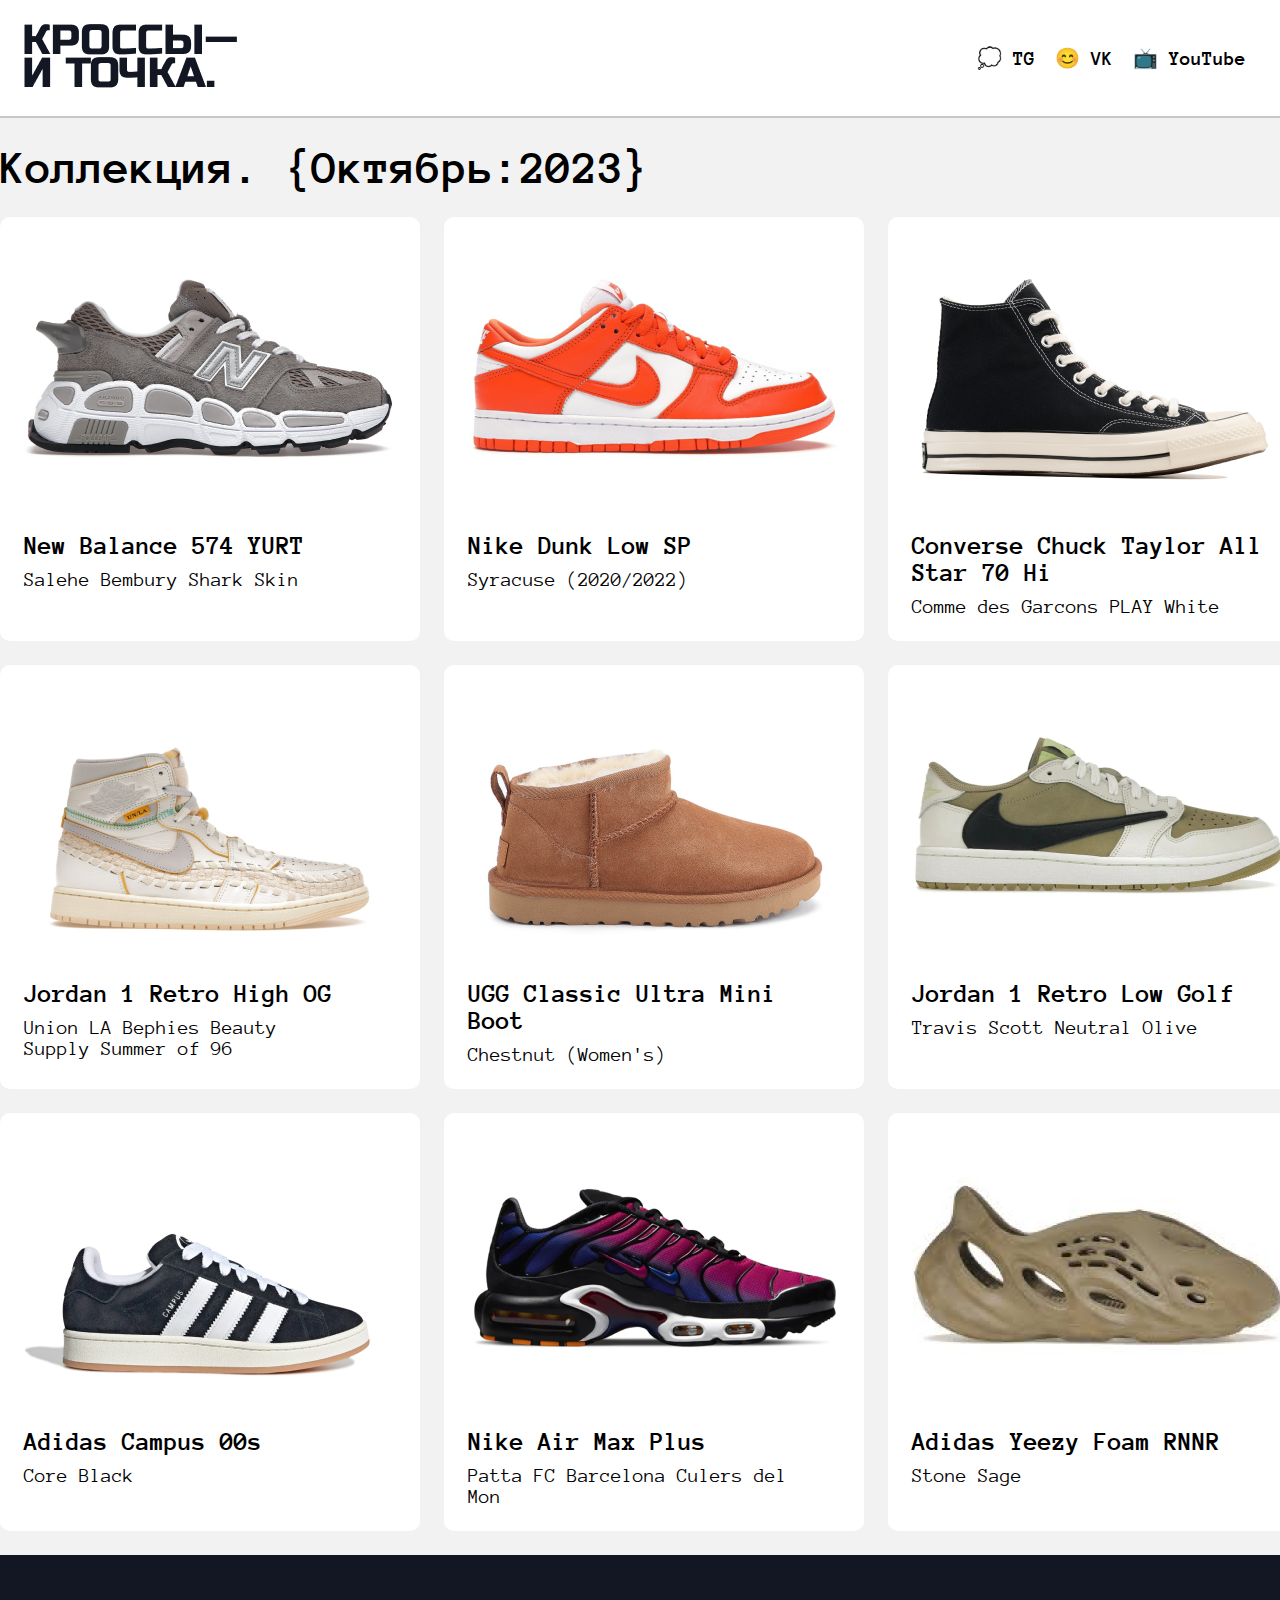
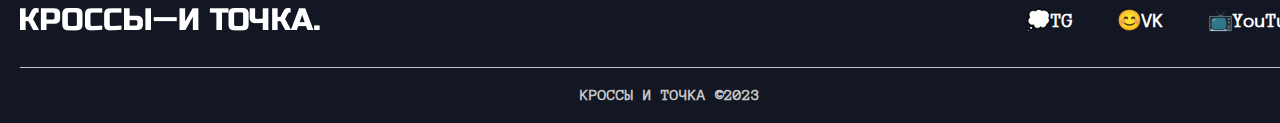
<file: index.html>
<!DOCTYPE html>
<html lang="en">

<head>
  <meta charset="UTF-8">
  <meta name="viewport" content="width=device-width, initial-scale=1.0">
  <link rel="stylesheet" href="simple.css">
  <title>Кроссы - и точка.</title>
</head>
<body>
  <header class="header">
    <div class="logorectangle container">
      <div class="logo"><a href="/"><img src="/images/logologo.png" alt="logotype"></a></div>
      <nav>
        <ul>
          <li><a href="#" class="logolinks">💭 TG</a></li>
          <li><a href="#" class="logolinks">😊 VK</a></li>
          <li><a href="#" class="logolinks">📺 YouTube</a></li>
        </ul>
      </nav>
    </div>
  </header>
  <main>
    <div class="container">
      <h1 class="collection">Коллекция. {Октябрь:2023}</h1>
      <div class="column">
        <div class="sneaker">
          <a href="new-balance-c.html"><img src="images/image 3sneakers 6.png" alt="New Balance"></a>
          <h3>New Balance 574 YURT</h3>
          <h4>Salehe Bembury Shark Skin</h4>
        </div>
        <div class="sneaker">
          <a href="nike-dunk-low.html"><img src="/images/image 3sneaker 7.png" alt="Nike"></a>
          <h3>Nike Dunk Low SP</h3>
          <h4>Syracuse (2020/2022)</h4>
        </div>
        <div class="sneaker">
          <a href="converse-chuck.html"><img src="/images/sneaker__img.png" alt="Converse"></a>
          <h3>Converse Chuck Taylor All Star 70 Hi</h3>
          <h4>Comme des Garcons PLAY White</h4>
        </div>
        <div class="sneaker">
          <a href=""><img src="/images/sneaker 2.png" alt="Nike"></a>
          <h3>Jordan 1 Retro High OG<br></h3>
          <h4>Union LA Bephies Beauty<br>Supply Summer of 96</h4>
        </div>
        <div class="sneaker">
          <a href=""><img src="/images/sneaker 5.png" alt="UGG"></a>
          <h3>UGG Classic Ultra Mini Boot</h3>
          <h4>Chestnut (Women's)</h4>
        </div>
        <div class="sneaker">
          <a href=""><img src="/images/image 3sneaker 8.png" alt="Nike"></a>
          <h3>Jordan 1 Retro Low Golf</h3>
          <h4>Travis Scott Neutral Olive</h4>
        </div>
        <div class="sneaker">
          <a href=""><img src="/images/sneaker 3.png" alt="Adidas"></a>
          <h3>Adidas Campus 00s</h3>
          <h4>Core Black</h4>
        </div>
        <div class="sneaker">
          <a href=""><img src="/images/image 3.png" alt="Nike"></a>
          <h3>Nike Air Max Plus<br></h3>
          <h4>Patta FC Barcelona Culers del<br>Mon</h4>
        </div>
        <div class="sneaker">
          <a href=""><img src="/images/image 3sneaker 9.png" alt="Adidas"></a>
          <h3>Adidas Yeezy Foam RNNR</h3>
          <h4>Stone Sage</h4>
        </div>
      </div>
    </div>
    </div>
  </main>
  <footer class="footer">
    <div class="container">
      <div class="footercon">
        <a href="#" class="logofooter">
          <img src="/images/logofooter.png" alt="КРОССЫ - И ТОЧКА.">
        </a>
        <nav>
          <ul class="socials">
            <li><a href="#">💭TG</a></li>
            <li><a href="#">😊VK</a></li>
            <li><a href="#">📺YouTube</a></li>
          </ul>
        </nav>
      </div>
      <hr class="footer__line">
      <p class="copy">КРОССЫ И ТОЧКА &copy;2023</p>
    </div>
  </footer>
</body>

</html>
</file>
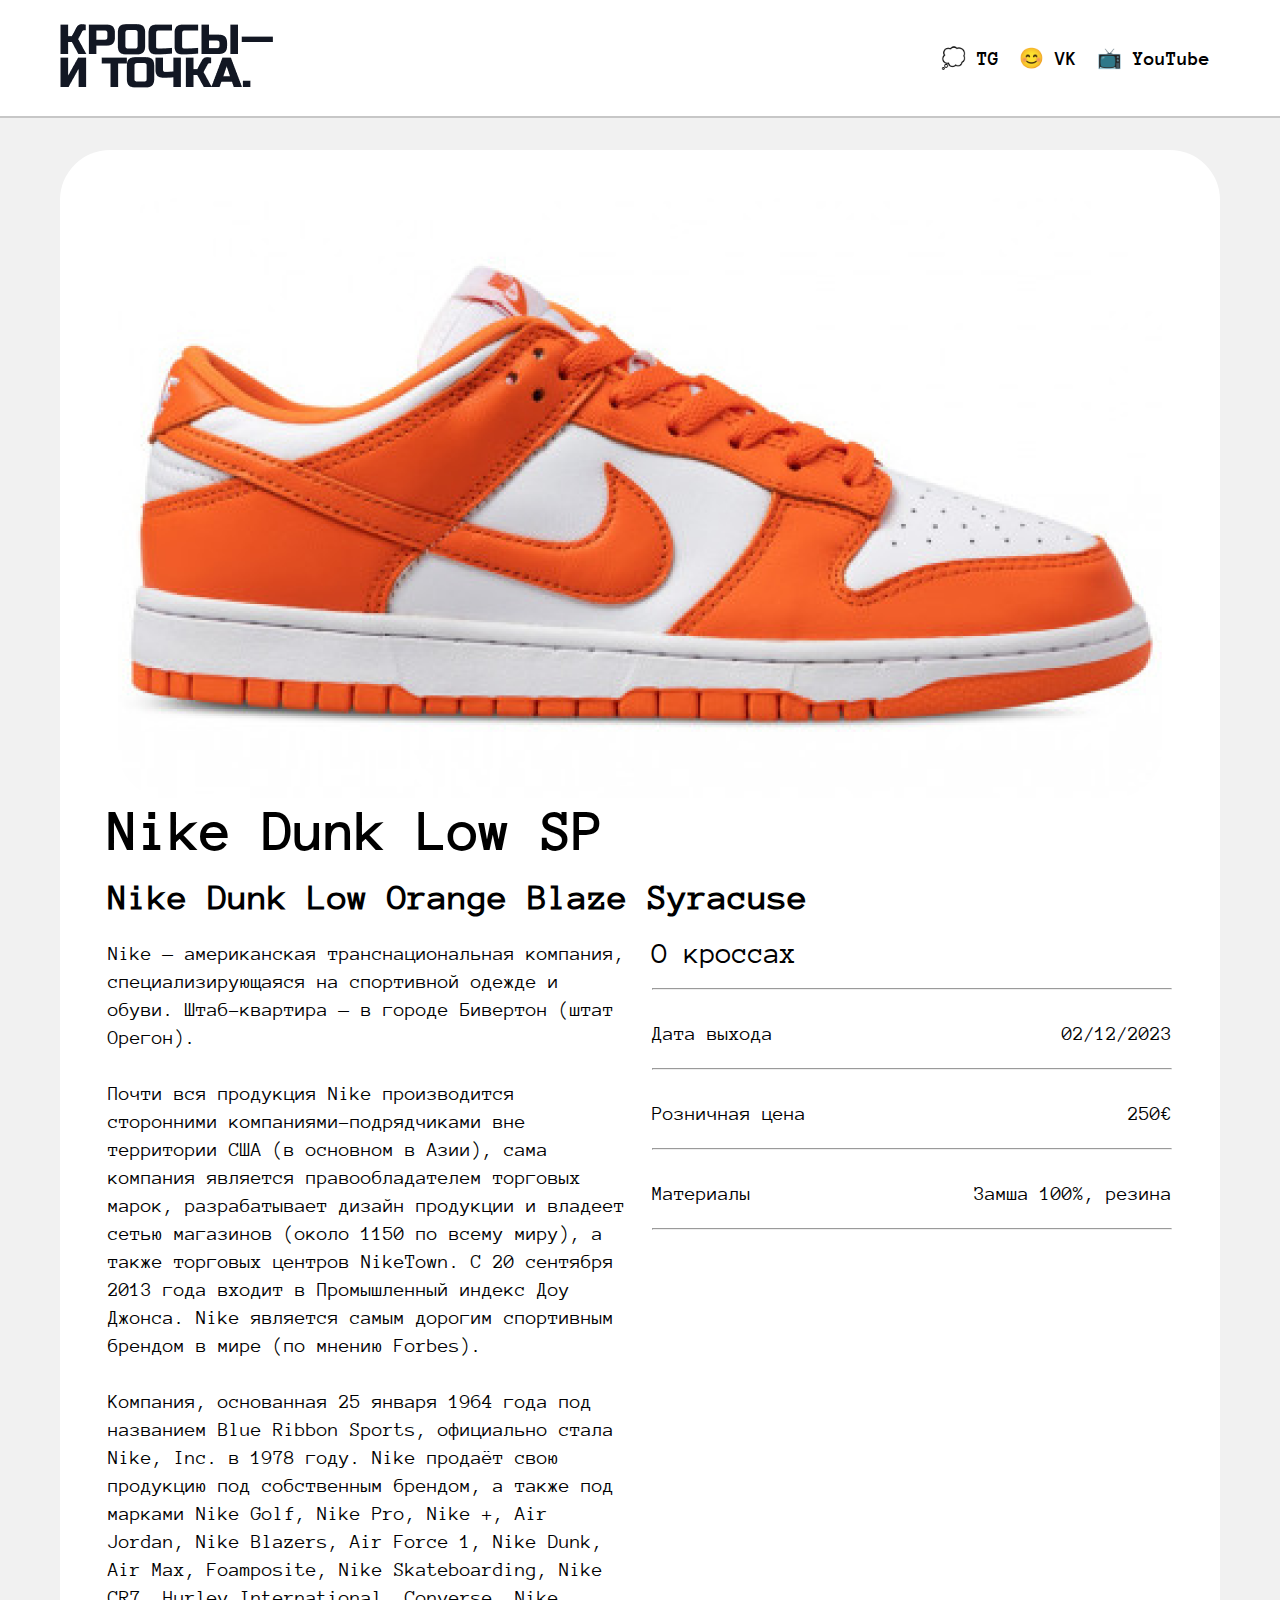
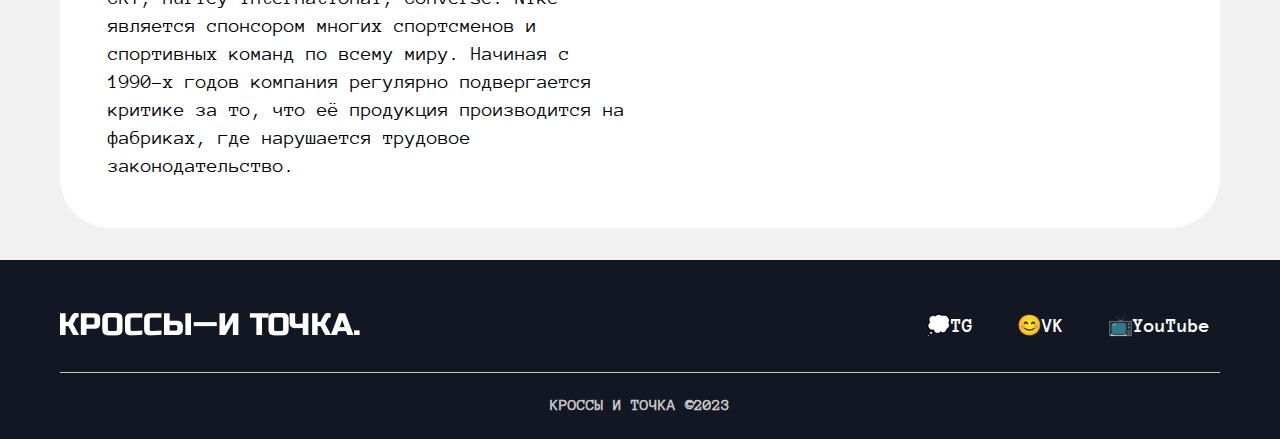
<file: branch.html>
<!DOCTYPE html>
<html lang="en">

<head>
  <meta charset="UTF-8">
  <meta name="viewport" content="width=device-width, initial-scale=1.0">
  <link rel="stylesheet" href="branch.css">
  <title>Кроссы - и точка.</title>
</head>

<body>
  <header class="header">
    <div class="logorectangle container">
      <div class="logo"><a href="index.html"><img src="/images/logologo.png" alt="logotype"></a></div>
      <ul>
        <li><a href="#" class="logolinks">💭 TG</a></li>
        <li><a href="#" class="logolinks">😊 VK</a></li>
        <li><a href="#" class="logolinks">📺 YouTube</a></li>
      </ul>
    </div>
  </header>
  <main>
    <div class="container">
      <div class="card__background">
        <div class="card__sneaker"><img src="/images/sneaker-big__img.png" class="sneaker_1"></div>
        <div class="card__name">
          <h3>Nike Dunk Low SP</h3>
        </div>
        <div class="card__surname">
          <h4>Nike Dunk Low Orange Blaze Syracuse</h4>
        </div>
        <div class="main">
          <div class="main__text">
            <div class="description">
              <p>Nike — американская транснациональная компания, специализирующаяся на спортивной одежде и обуви.
                Штаб-квартира — в городе Бивертон (штат Орегон).
                <br><br>
                Почти вся продукция Nike производится сторонними компаниями-подрядчиками вне территории США (в основном
                в
                Азии), сама компания является правообладателем торговых марок, разрабатывает дизайн продукции и владеет
                сетью магазинов (около 1150 по всему миру), а также торговых центров NikeTown. С 20 сентября 2013 года
                входит в Промышленный индекс Доу Джонса. Nike является самым дорогим спортивным брендом в мире (по
                мнению
                Forbes).
                <br><br>
                Компания, основанная 25 января 1964 года под названием Blue Ribbon Sports, официально стала Nike, Inc. в
                1978 году. Nike продаёт свою продукцию под собственным брендом, а также под марками Nike Golf, Nike Pro,
                Nike +, Air Jordan, Nike Blazers, Air Force 1, Nike Dunk, Air Max, Foamposite, Nike Skateboarding, Nike
                CR7, Hurley International, Converse. Nike является спонсором многих спортсменов и спортивных команд по
                всему миру. Начиная с 1990-х годов компания регулярно подвергается критике за то, что её продукция
                производится на фабриках, где нарушается трудовое законодательство.
              </p>
            </div>
            <div class="psevdoTable__cardBig__body">
              <h4 class="title___psevdoTable">О кроссах</h4>
              <hr>
              <div class="conteiner__psevdoTable">
                <article class="info__psevdoTable__row">
                  <span class="name__info__psevdoTable">Дата выхода</span>
                  <span class="value__info__psevdoTable">02/12/2023</span>
                </article>
                <hr>
                <article class="info__psevdoTable__row">
                  <span class="name__info__psevdoTable">Розничная цена</span>
                  <span class="value__info__psevdoTable">250€</span>
                </article>
                <hr>
                <article class="info__psevdoTable__row">
                  <span class="name__info__psevdoTable">Материалы</span>
                  <span class="value__info__psevdoTable">Замша 100%, резина</span>
                </article>
                <hr>
              </div>
            </div>
          </div>
        </div>
      </div>
  </main>
  <footer class="footer">
    <div class="container">
      <div class="footercon">
        <a href="#" class="logofooter">
          <img src="/images/logofooter.png" alt="КРОССЫ - И ТОЧКА.">
        </a>
        <nav>
          <ul class="socials">
            <li><a href="#">💭TG</a></li>
            <li><a href="#">😊VK</a></li>
            <li><a href="#">📺YouTube</a></li>
          </ul>
        </nav>
      </div>
      <hr class="footer__line">
      <p class="copy">КРОССЫ И ТОЧКА &copy;2023</p>
    </div>
    <!-- Яндекс - и точка. Найдётся всё - даже ошибки в коде :) -->
  </footer>
</body>

</html>
</file>
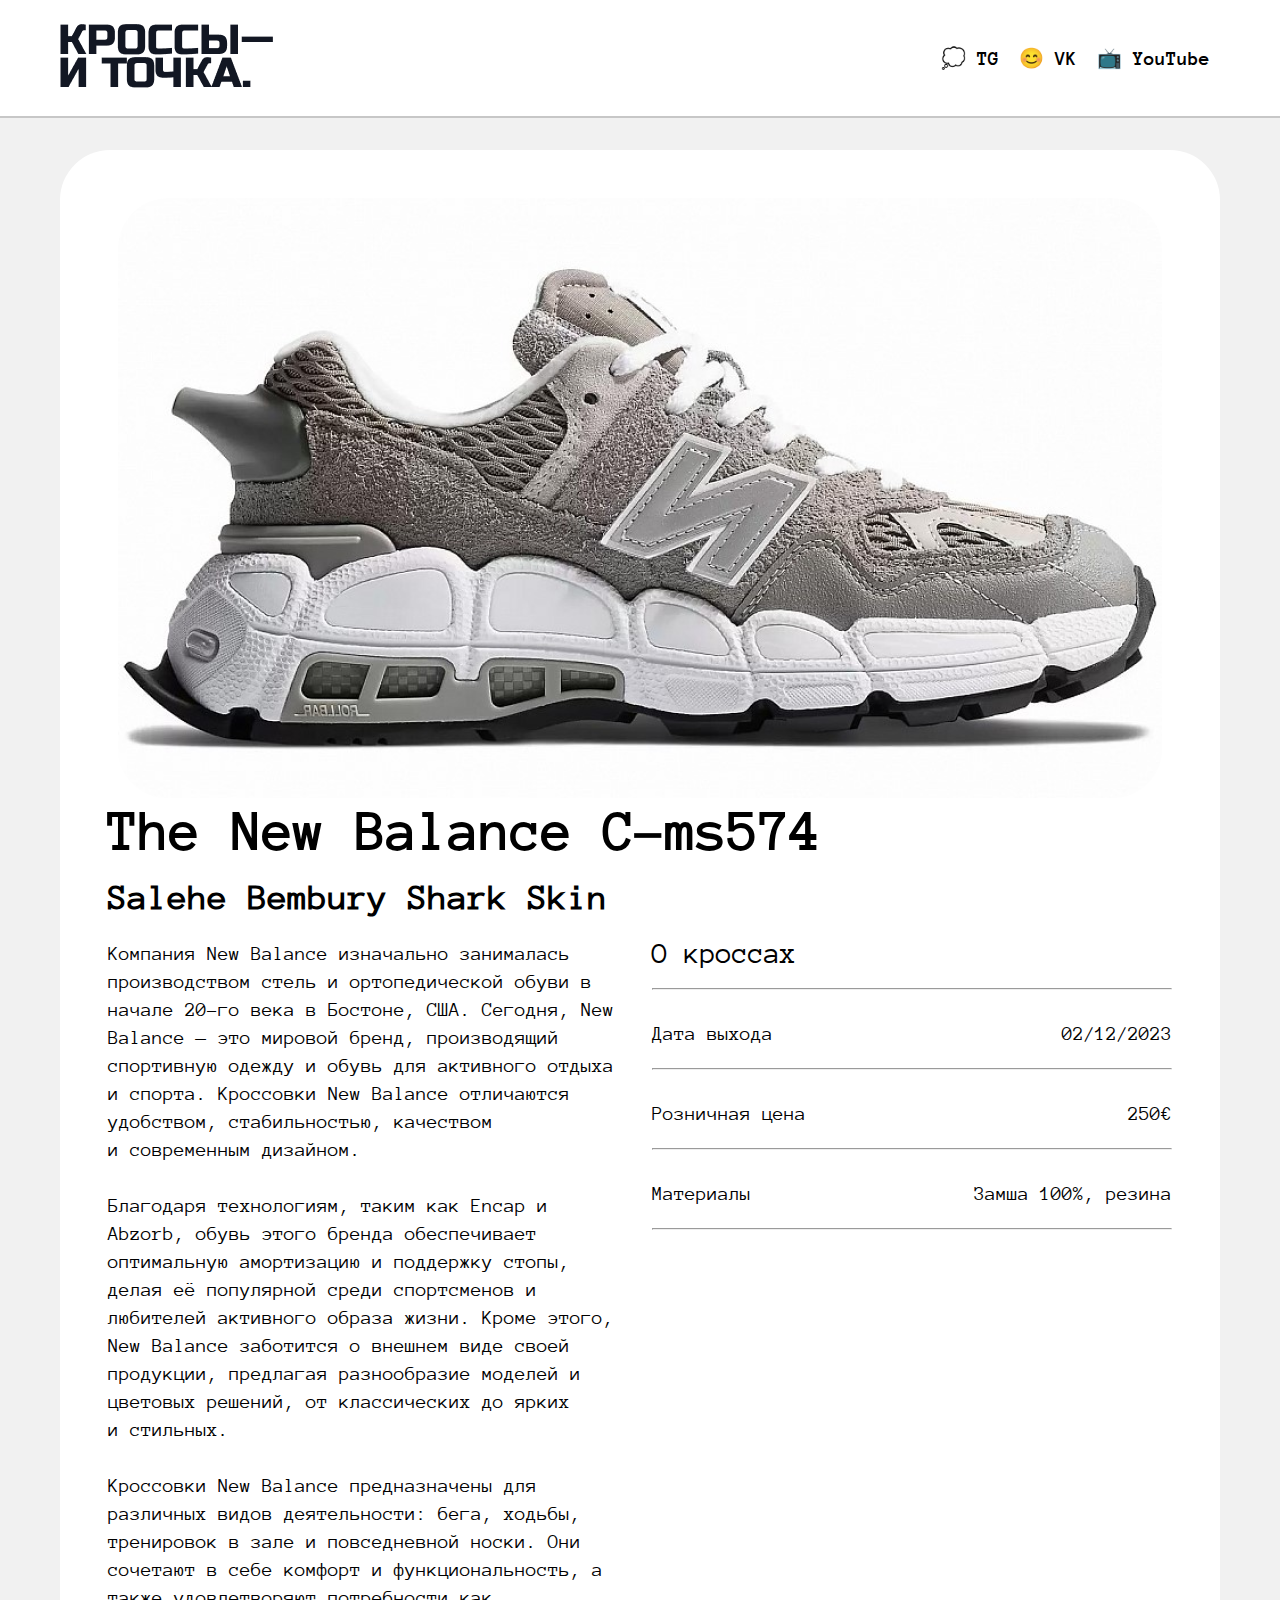
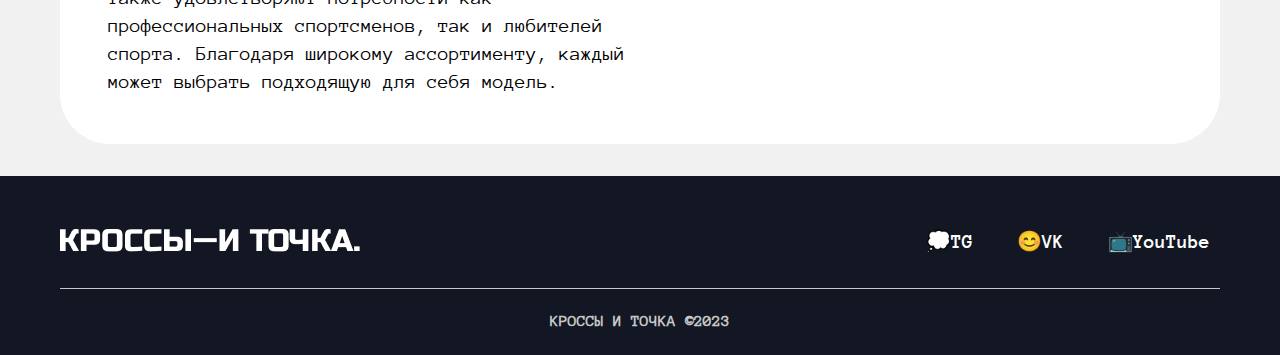
<file: branch2.html>
<!DOCTYPE html>
<html lang="en">

<head>
  <meta charset="UTF-8">
  <meta name="viewport" content="width=device-width, initial-scale=1.0">
  <link rel="stylesheet" href="branch.css">
  <title>Кроссы - и точка.</title>
</head>

<body>
  <header class="header">
    <div class="logorectangle container">
      <div class="logo"><a href="index.html"><img src="/images/logologo.png" alt="logotype"></a></div>
      <ul>
        <li><a href="#" class="logolinks">💭 TG</a></li>
        <li><a href="#" class="logolinks">😊 VK</a></li>
        <li><a href="#" class="logolinks">📺 YouTube</a></li>
      </ul>
    </div>
  </header>
  <main>
    <div class="container">
      <div class="card__background">
        <div class="card__sneaker"><img src="/images/sneaker-big__imgsneaker1.png" class="sneaker_1"></div>
        <div class="card__name">
          <h3>The New Balance C-ms574</h3>
        </div>
        <div class="card__surname">
          <h4>Salehe Bembury Shark Skin</h4>
        </div>
        <div class="main">
          <div class="main__text">
            <div class="description">
              <p>Компания New Balance изначально занималась производством стель и ортопедической обуви в начале
                20-го века в Бостоне, США. Сегодня, New Balance — это мировой бренд, производящий спортивную одежду
                и обувь для активного отдыха и спорта. Кроссовки New Balance отличаются удобством, стабильностью,
                качеством и современным дизайном.
                <br><br>
                Благодаря технологиям, таким как Encap и Abzorb, обувь этого бренда обеспечивает оптимальную амортизацию
                и поддержку стопы, делая её популярной среди спортсменов и любителей активного образа жизни. Кроме
                этого, New Balance заботится о внешнем виде своей продукции, предлагая разнообразие моделей и цветовых
                решений, от классических до ярких и стильных.
                <br><br>
                Кроссовки New Balance предназначены для различных видов деятельности: бега, ходьбы, тренировок в зале
                и повседневной носки. Они сочетают в себе комфорт и функциональность, а также удовлетворяют потребности
                как профессиональных спортсменов, так и любителей спорта. Благодаря широкому ассортименту, каждый может
                выбрать подходящую для себя модель.
              </p>
            </div>
            <div class="psevdoTable__cardBig__body">
              <h4 class="title___psevdoTable">О кроссах</h4>
              <hr>
              <div class="conteiner__psevdoTable">
                <article class="info__psevdoTable__row">
                  <span class="name__info__psevdoTable">Дата выхода</span>
                  <span class="value__info__psevdoTable">02/12/2023</span>
                </article>
                <hr>
                <article class="info__psevdoTable__row">
                  <span class="name__info__psevdoTable">Розничная цена</span>
                  <span class="value__info__psevdoTable">250€</span>
                </article>
                <hr>
                <article class="info__psevdoTable__row">
                  <span class="name__info__psevdoTable">Материалы</span>
                  <span class="value__info__psevdoTable">Замша 100%, резина</span>
                </article>
                <hr>
              </div>
            </div>
          </div>
        </div>
      </div>
  </main>
  <footer class="footer">
    <div class="container">
      <div class="footercon">
        <a href="#" class="logofooter">
          <img src="/images/logofooter.png" alt="КРОССЫ - И ТОЧКА.">
        </a>
        <ul class="socials">
          <li><a href="#">💭TG</a></li>
          <li><a href="#">😊VK</a></li>
          <li><a href="#">📺YouTube</a></li>
        </ul>
      </div>
      <hr class="footer__line">
      <p class="copy">КРОССЫ И ТОЧКА &copy;2023</p>
    </div>
  </footer>
</body>

</html>
</file>
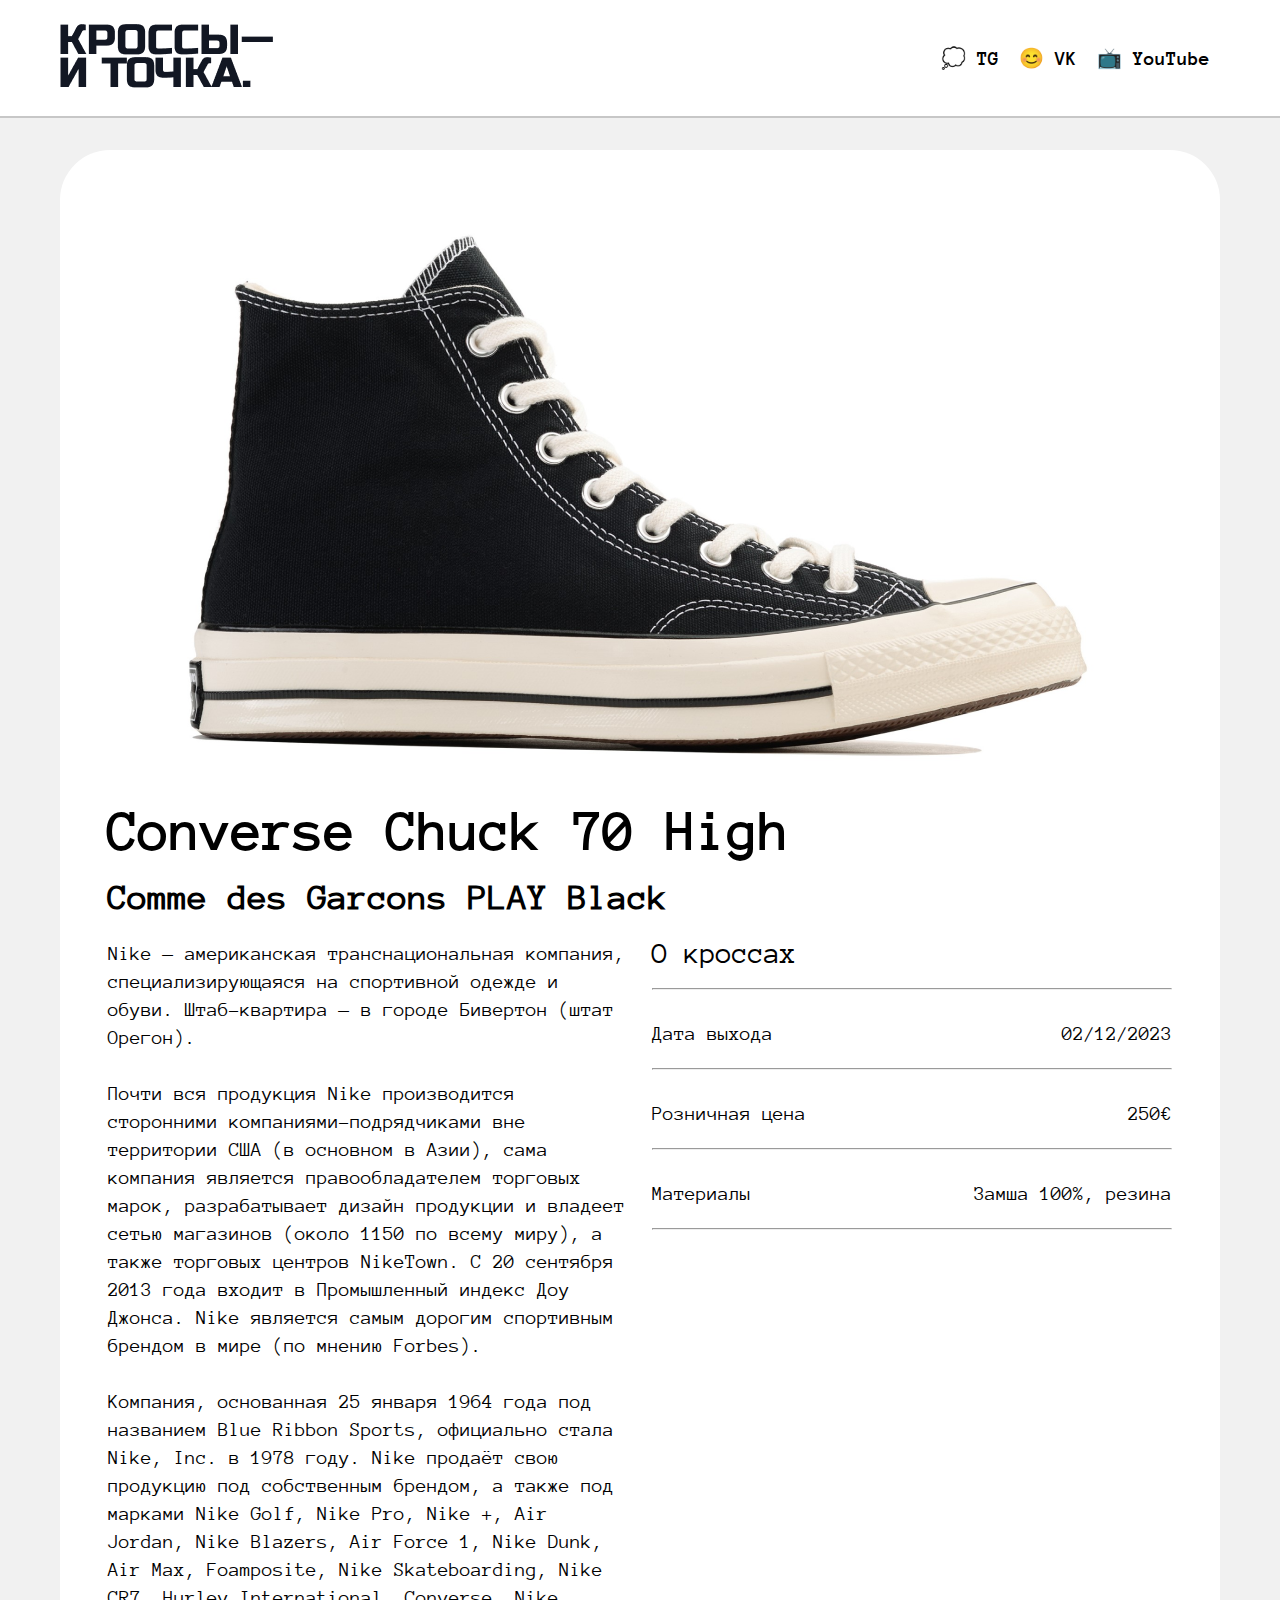
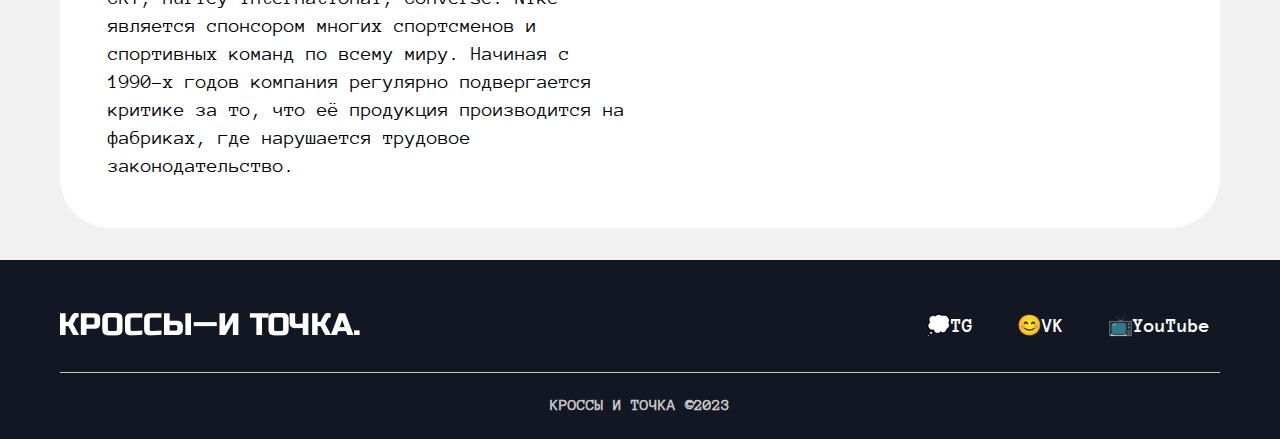
<file: branch3.html>
<!DOCTYPE html>
<html lang="en">

<head>
    <meta charset="UTF-8">
    <meta name="viewport" content="width=device-width, initial-scale=1.0">
    <link rel="stylesheet" href="branch.css">
    <title>Кроссы - и точка.</title>
</head>

<body>
    <header class="header">
        <div class="logorectangle container">
            <div class="logo"><a href="index.html"><img src="/images/logologo.png" alt="logotype"></a></div>
            <ul>
                <li><a href="#" class="logolinks">💭 TG</a></li>
                <li><a href="#" class="logolinks">😊 VK</a></li>
                <li><a href="#" class="logolinks">📺 YouTube</a></li>
            </ul>
        </div>
    </header>
    <main>
        <div class="container">
            <div class="card__background">
                <div class="card__sneaker"><img src="/images/sneaker-big__img (1).png" class="sneaker_1"></div>
                <div class="card__name">
                    <h3>Converse Chuck 70 High</h3>
                </div>
                <div class="card__surname">
                    <h4>Comme des Garcons PLAY Black</h4>
                </div>
                <div class="main">
                    <div class="main__text">
                          <div class="description">
                      <p>Nike — американская транснациональная компания, специализирующаяся на спортивной одежде и обуви.
                        Штаб-квартира — в городе Бивертон (штат Орегон).
                        <br><br>
                        Почти вся продукция Nike производится сторонними компаниями-подрядчиками вне территории США (в основном в
                        Азии), сама компания является правообладателем торговых марок, разрабатывает дизайн продукции и владеет
                        сетью магазинов (около 1150 по всему миру), а также торговых центров NikeTown. С 20 сентября 2013 года
                        входит в Промышленный индекс Доу Джонса. Nike является самым дорогим спортивным брендом в мире (по мнению
                        Forbes).
                        <br><br>
                        Компания, основанная 25 января 1964 года под названием Blue Ribbon Sports, официально стала Nike, Inc. в
                        1978 году. Nike продаёт свою продукцию под собственным брендом, а также под марками Nike Golf, Nike Pro,
                        Nike +, Air Jordan, Nike Blazers, Air Force 1, Nike Dunk, Air Max, Foamposite, Nike Skateboarding, Nike
                        CR7, Hurley International, Converse. Nike является спонсором многих спортсменов и спортивных команд по
                        всему миру. Начиная с 1990-х годов компания регулярно подвергается критике за то, что её продукция
                        производится на фабриках, где нарушается трудовое законодательство.
                      </p>
                    </div>
                    <div class="psevdoTable__cardBig__body">
                      <h4 class="title___psevdoTable">О кроссах</h4>
                      <hr>
                      <div class="conteiner__psevdoTable">
                        <article class="info__psevdoTable__row">
                          <span class="name__info__psevdoTable">Дата выхода</span>
                          <span class="value__info__psevdoTable">02/12/2023</span>
                        </article>
                        <hr>
                        <article class="info__psevdoTable__row">
                          <span class="name__info__psevdoTable">Розничная цена</span>
                          <span class="value__info__psevdoTable">250€</span>
                        </article>
                        <hr>
                        <article class="info__psevdoTable__row">
                          <span class="name__info__psevdoTable">Материалы</span>
                          <span class="value__info__psevdoTable">Замша 100%, резина</span>
                        </article>
                        <hr>
                      </div>
                    </div> 
                    </div>
                 
                  </div>
                </div>
    </main>
    <footer class="footer">
        <div class="container">
            <div class="footercon">
                <a href="#" class="logofooter">
                    <img src="/images/logofooter.png" alt="КРОССЫ - И ТОЧКА.">
                </a>
                <ul class="socials">
                    <li><a href="#">💭TG</a></li>
                    <li><a href="#">😊VK</a></li>
                    <li><a href="#">📺YouTube</a></li>
                </ul>
            </div>
            <hr class="footer__line">
            <p class="copy">КРОССЫ И ТОЧКА &copy;2023</p>
        </div>
    </footer>
</body>

</html>
</file>
<file: simple.css>
* {
  margin: 0;
  padding: 0;
  box-sizing: border-box;
}

header {
  background-color: #fff;
  border-bottom: 2px solid #c7c7c7;
  padding: 20px 0 20px 0;
}

.header {
  display: flex;
  justify-content: space-between;
  align-items: center;
  padding: 24px;
}

.logorectangle {
  display: flex;
  justify-content: space-between;
  align-items: center;
  width: 100%;
}

.logo img {
  max-width: 100%;
}

ul {
  display: flex;
  list-style: none;
  padding: 0;
  margin: 0;
}

ul li {
  padding: 0 10px;
}

ul li a {
  text-decoration: none;
  color: #000;
}

main {
  margin: 25px 0px 24px 0;
}

body {
  background-color: #f2f2f2;
}

a {
  text-decoration: none;
  color: inherit;
}

.logolinks {
  font-size: 20px;
  font-family: "AnonymousPro-Bold", sans-serif;
  font-weight: 700;
}

.collection {
  font-family: "AnonymousPro-Bold", sans-serif;
  font-size: 48px;
  margin: 25px 0 25px 0;
  display: flex;
}

.container {
  max-width: 1300px;
  margin: 0 auto;
}

.column {
  display: grid;
  grid-template-columns: repeat(3, 1fr);
  gap: 24px;
}

.sneaker {
  border: 0;
  border-radius: 10px;
  padding: 24px;
  background-color: white;
  font-size: 26px;
}

.sneaker img {

  justify-content: center;
}

.sneaker {
  transition: transform 0.3s, box-shadow 0.3s;
  transform: translateY(0);
  box-shadow: none;
}

.sneaker:hover {
  transform: translateY(-10px);
  box-shadow: 5px 20px 20px 5px rgba(0, 0, 0, 0.5);
}

h4 {
  font-size: 20px;
  font-weight: 400;
  text-align: left;
  margin-top: 10px;
  font-family: "AnonymousPro-Regular", sans-serif;
}
h4 {
  font-size: 20px;
  font-weight: 400;
  text-align: left;
  margin-top: 10px;
  font-family: "AnonymousPro-Regular", sans-serif;
}

h3 {
  margin: 0;
  text-align: left;
  margin-top: 30px;
  font-family: "AnonymousPro-Bold", sans-serif;
  font-size: 26px;
  font-weight: 700;
}

.footer {
  background-color: #121723;
  padding: 20px;
  display: flex;
  align-items: center;
  justify-content: space-between;
}

.footercon {
  display: flex;
  justify-content: space-between;
  align-items: center;
}

.logofooter {
  text-decoration: none;
  margin-top: 1px;
}

.logofooter img {
  padding: 32px 0 32px 0;
  height: auto;
}

.socials {
  list-style: none;
  display: flex;
  justify-content: flex-end;
  font-family: "AnonymousPro-Regular";
  font-size: 20px;
  font-weight: 700;
  line-height: 20px;
  gap: 24px;
}

.socials a {
  color: #ffffff;
  text-decoration: none;
}

.footer__line {
  border: none;
  border-top: 1px solid #c7c7c7;
  width: 1300px;
  margin-bottom: 18px;
}

.copy {
  color: #c7c7c7;
  text-align: center;
  font-family: "AnonymousPro-Regular";
  font-size: 16px;
  font-weight: 700;
}

@font-face {
  font-family: "AnonymousPro-Bold";
  src: url(fonts/AnonymousPro-Bold.ttf);
}

@font-face {
  font-family: "AnonymousPro-Regular";
  src: url(fonts/AnonymousPro-Regular.ttf);
}

@media (max-width: 767px) {
  .column {
    grid-template-columns: 1fr;
    padding: 16px 0 16px 0;
    justify-items: center;
  }

  .sneaker img {
    width: 250px;
    margin: 0 16px;
  }

  .collection {
    font-size: 32px;
    line-height: 32px;
    font-weight: 700;
    text-align: left;
    margin-left: 32px;
  }

  .sneaker {
    width: min-content;
  }

  .logorectangle li {
    margin: 24px 0;
  }

  .header {
    justify-content: center;
    flex-direction: column;
    text-align: center;
    padding: 16px 0;
    width: 100%;
  }

  .logorectangle {
    flex-direction: column;
    width: 100%;
  }

  .logo {
    margin: 0 auto;
    padding-top: 24px;
  }

  .footer {
    flex-direction: column;
    text-align: center;
    padding: 16px 0;
    width: 100%;
  }
  .footercon {
    flex-direction: column;
    width: 100%;
  }
  .logofooter {
    margin: 0 auto;
  }
  .footer__line {
    width: 100%;
    margin: 16px 0 16px 0;
  }
}
</file>
<file: branch.css>
* {
  margin: 0;
  padding: 0;
  box-sizing: border-box;
}

@font-face {
  font-family: "AnonymousPro-Bold";
  src: url(fonts/AnonymousPro-Bold.ttf);
}

@font-face {
  font-family: "AnonymousPro-Regular";
  src: url(fonts/AnonymousPro-Regular.ttf);
}
/* header */

header {
  background-color: #fff;
  border-bottom: 2px solid #c7c7c7;
  padding: 20px 0 20px 0;
}

.header {
  display: flex;
  justify-content: space-between;
  align-items: center;
  padding: 24px;
}

.logorectangle {
  display: flex;
  justify-content: space-between;
  align-items: center;
  width: 100%;
}

.logo img {
  max-width: 100%; 
}

ul {
  display: flex;
  list-style: none;
  padding: 0;
  margin: 0;
}

ul li {
  padding: 0 10px;
  font-size: 20px;
  font-family: "AnonymousPro-Bold", sans-serif;
  font-weight: 700;
}

ul li a {
  text-decoration: none;
  color: #000;
}

body {
  background-color: #F1F1F1;
}

/* card */

.container {
  max-width: 1160px;
  margin: 0 auto;
}

a {
  text-decoration: none;
  color: inherit;
}

.card__background {
  background-color: #fff;
  border-radius: 50px;
  margin: 32px 0;
  padding: 48px;
  width: 1160px;
  display: block;
}

.main {
  display: flex;
  gap: 32px;
}
 
span {
  font-family: 'AnonymousPro-Regular', sans-serif;
font-size: 20px;
font-weight: 400;
line-height: 20px;
letter-spacing: 0em;
text-align: left;

}

.info__psevdoTable__row {
  display: flex;
  justify-content: space-between;
  padding: 24px 0 ;
  border-bottom: 1px solid var(--color-text-bigcard);
  font-size: 20px;
  font-weight: 400;
  color: var(--color-text-bigcard);
  font-size: 16px;
  font-weight: 400;
  text-align: left;
  margin-top: 10px;
  font-family: "AnonymousPro-Regular", sans-serif;
}

.content__cardBig__wrapper {
  padding-top: 32px;
  color: var(--color-text-bigcard);
}

.description__cardBig__body {
  max-width: 506px;
  display: flex;
  flex-direction: column;
  line-height: 28px;
  color: var(--color-text-bigcard);
  font-size: 20px;
  font-weight: 400;
}

.psevdoTable__cardBig__body {
  flex: 1;
  margin-top: 24px;
  font-size: 36px;
  font-weight: 400;
  line-height: 28px;
  font-family: "AnonymousPro-Regular", sans-serif;
}

.title___psevdoTable {
  font-size: 30px;
  font-weight: 400;
  color: var(--color-text-bigcard);
  border-bottom: 1px solid var(--color-text-bigcard);
  padding-bottom: 20px;
}

.value__info__psevdoTable {
  margin-left: 24px ;
  text-align: right;
}

.main__text{
  display: flex;
}

.description{
  flex: 1;
  align-items: center;
  display: flex;
  margin: 24px 24px 0 0;
}

hr {
  display: flex;
  flex-direction: row;
}

.card__sneaker {
  display: flex;
  justify-content: center;
}

.card__sneaker img {
  display: flex;
  justify-content: center;
  border-radius: 50px;
  margin: 0 auto;
}

.card__name {
  font-family: "AnonymousPro-Regular", sans-serif;
  font-size: 48px;
  line-height: 48px;
  font-weight: 400;
  text-align: left;
  margin-top: 10px;
}

.card__surname {
  font-family: "AnonymousPro-Regular";
  font-size: 36px;
  font-weight: 400;
  line-height: 36px;
  letter-spacing: 0em;
  padding-top: 24px;
}

p {
  font-size: 20px;
  line-height: 28px;
  font-weight: 400;
  font-family: "AnonymousPro-Regular", sans-serif;
}

/* footer */
.footer {
  background-color: #121723;
  padding: 20px;
  display: flex;
  align-items: center;
  justify-content: space-between;
}

.footercon {
  display: flex;
  justify-content: space-between;
  align-items: center;
}

.logofooter {
  text-decoration: none;
  margin-top: 1px;
}

.logofooter img {
  padding: 32px 0 32px 0;
  height: auto;
}

.socials {
  list-style: none;
  display: flex;
  justify-content: flex-end;
  font-family: "AnonymousPro-Regular";
  font-size: 20px;
  font-weight: 700;
  line-height: 20px;
  gap: 24px;
}

.socials a {
  color: #ffffff;
  text-decoration: none;
}

.footer__line {
  border: none;
  border-top: 1px solid #c7c7c7;
  width: 1160px;
  margin-bottom: 18px;
}

.copy {
  color: #c7c7c7;
  text-align: center;
  font-family: "AnonymousPro-Regular";
  font-size: 16px;
  font-weight: 700;
}

@media (max-width: 767px) {
/* Хедер */
.logorectangle li {
  margin: 24px 0;
}

.header {
  flex-direction: column;
  text-align: center;
  padding: 16px 0;
  margin-bottom: 24px;
  width: 100%;
}

.logorectangle {
  flex-direction: column;
}

.logo {
  margin: 0 auto;
  padding-top: 24px;
}

/* Кард */

.card__background {
  width: 343px;
  padding: 24px;
  margin: 0 auto;
  display: block;
  justify-content: center;
  overflow:visible
}

.card__sneaker img {
  width: 295px;
  height: 172px;
}

.main__text{
  flex-direction: column;
}

.card__name {
  font-family: "AnonymousPro-Regular";
  font-size: 32px;
  font-weight: 400;
  line-height: 32px;
  letter-spacing: 0em;
  text-align: left;
  
}

.card__surname {
  font-family: "AnonymousPro-Regular";
  font-size: 20px;
  font-weight: 400;
  line-height: 20px;
  letter-spacing: 0em;
  text-align: left;
  
}

.description {
  margin: 32px 0 32px 0;
}

/* Футер */

.footer {
  flex-direction: column; 
  text-align: center; 
  padding: 16px 0; 
  margin-top: 24px;
  width: 100%;
}
.footercon {
  flex-direction: column; 
  width: 100%;
}
.logofooter {
  margin: 0 auto; 
}
.footer__line {
  width: 100%; 
  margin: 16px 0 16px 0;
}

}
</file>
